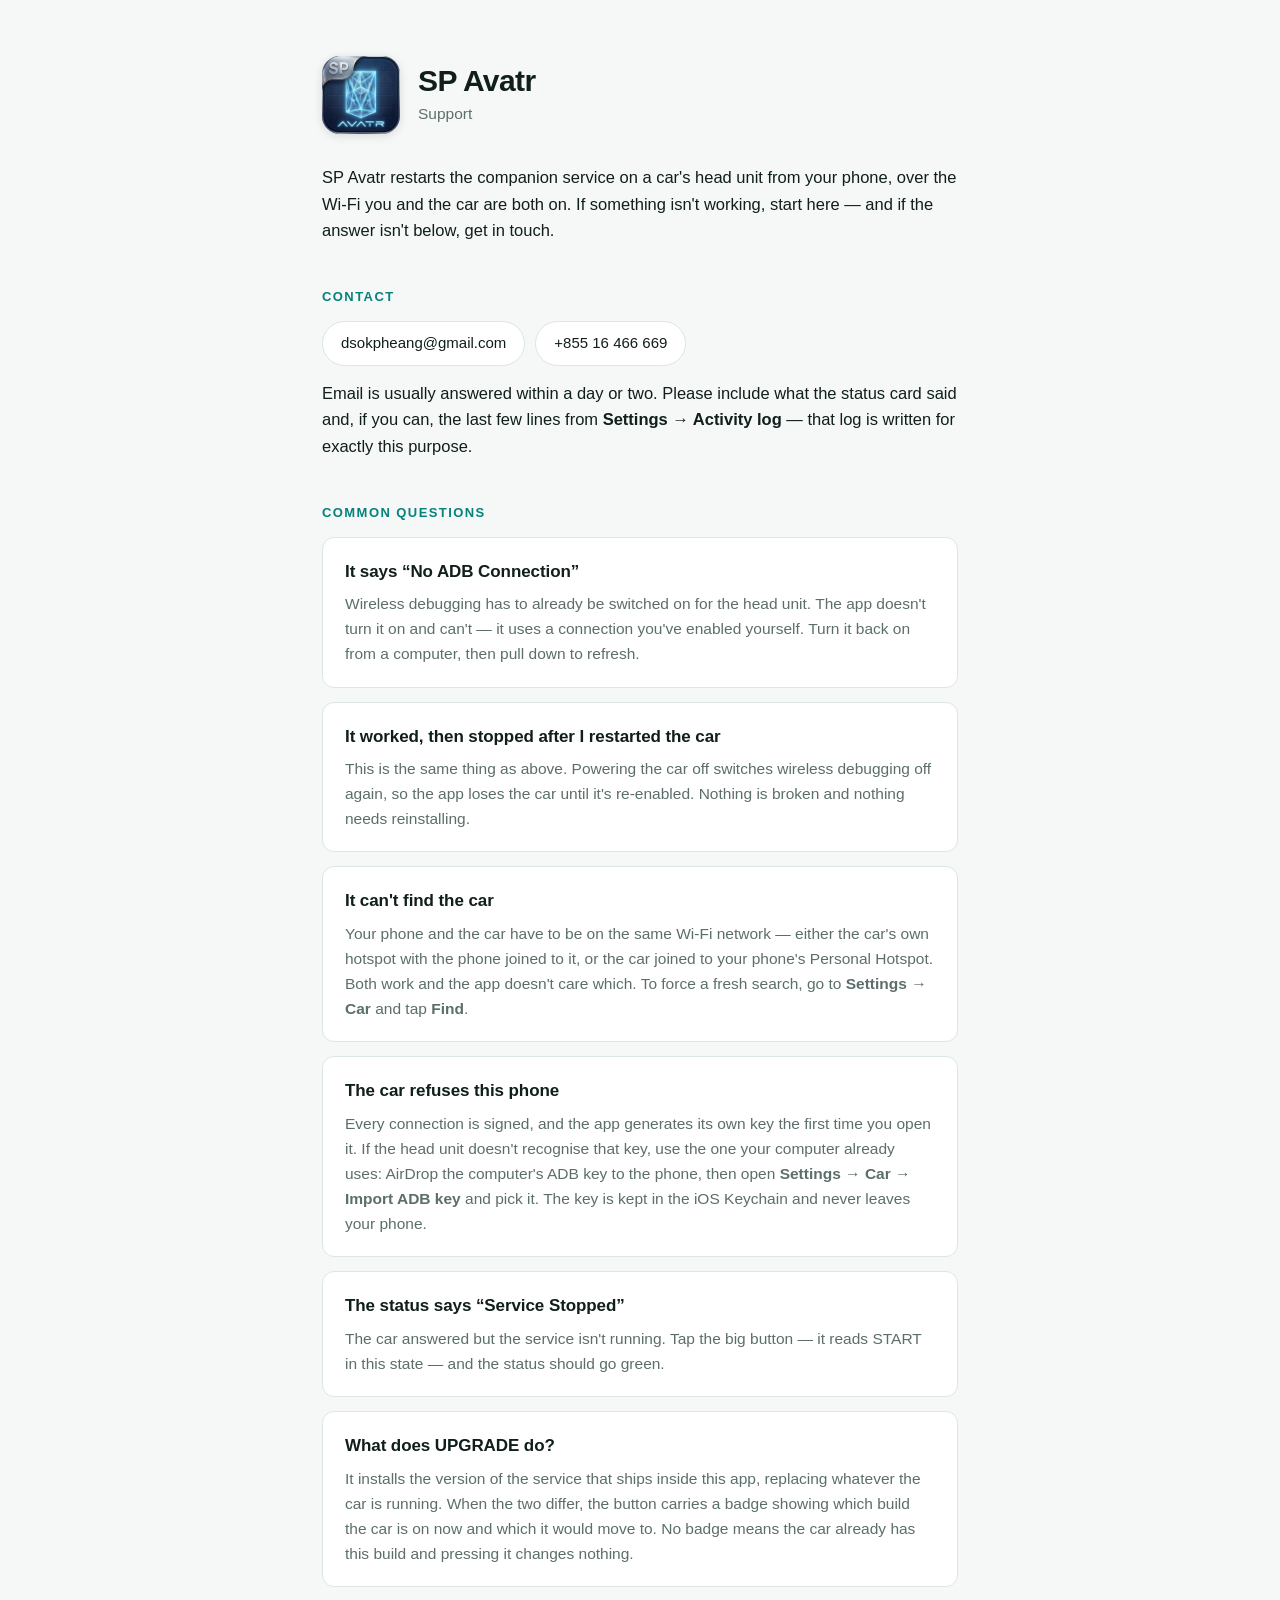
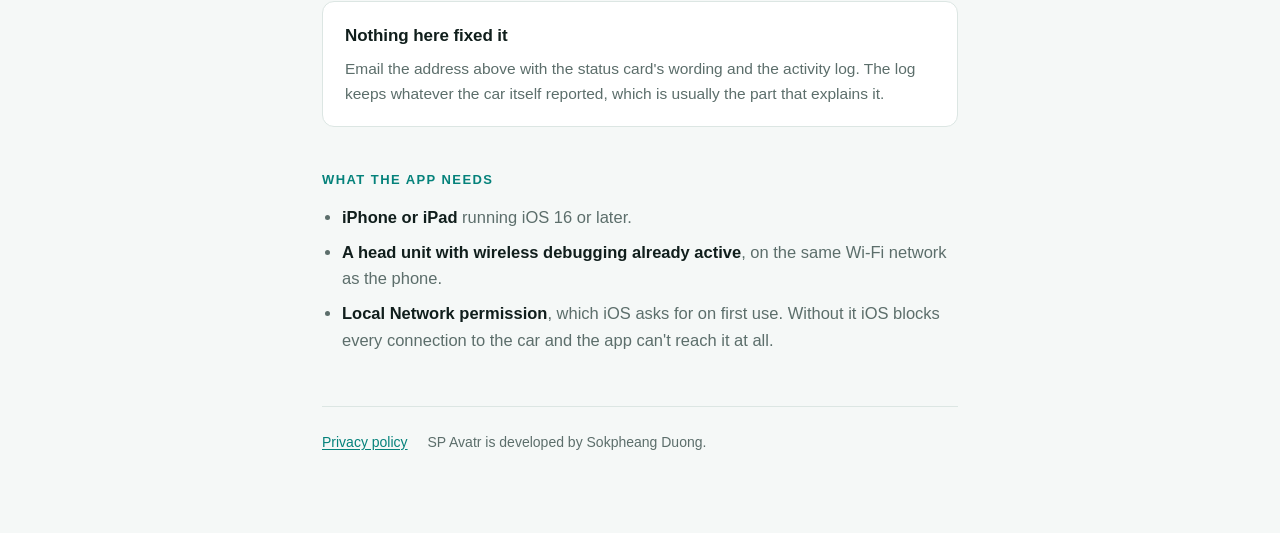
<file: index.html>
<!doctype html>
<html lang="en">
<head>
<meta charset="utf-8">
<meta name="viewport" content="width=device-width,initial-scale=1">
<title>SP Avatr — Support</title>
<meta name="description" content="Support and contact for SP Avatr, an iPhone companion app that restarts the service on a car head unit over Wi-Fi.">
<link rel="stylesheet" href="style.css">
</head>
<body>
<div class="wrap">

<header>
  <img src="icon.jpg" alt="SP Avatr app icon">
  <div>
    <h1>SP Avatr</h1>
    <p>Support</p>
  </div>
</header>

<p>SP Avatr restarts the companion service on a car's head unit from your phone, over the Wi-Fi you and the car are both on. If something isn't working, start here — and if the answer isn't below, get in touch.</p>

<h2>Contact</h2>
<div class="contact">
  <a href="mailto:dsokpheang@gmail.com">dsokpheang@gmail.com</a>
  <a href="tel:+85516466669">+855 16 466 669</a>
</div>
<p>Email is usually answered within a day or two. Please include what the status card said and, if you can, the last few lines from <strong>Settings → Activity log</strong> — that log is written for exactly this purpose.</p>

<h2>Common questions</h2>

<div class="card">
  <h3>It says “No ADB Connection”</h3>
  <p>Wireless debugging has to already be switched on for the head unit. The app doesn't turn it on and can't — it uses a connection you've enabled yourself. Turn it back on from a computer, then pull down to refresh.</p>
</div>

<div class="card">
  <h3>It worked, then stopped after I restarted the car</h3>
  <p>This is the same thing as above. Powering the car off switches wireless debugging off again, so the app loses the car until it's re-enabled. Nothing is broken and nothing needs reinstalling.</p>
</div>

<div class="card">
  <h3>It can't find the car</h3>
  <p>Your phone and the car have to be on the same Wi-Fi network — either the car's own hotspot with the phone joined to it, or the car joined to your phone's Personal Hotspot. Both work and the app doesn't care which. To force a fresh search, go to <strong>Settings → Car</strong> and tap <strong>Find</strong>.</p>
</div>

<div class="card">
  <h3>The car refuses this phone</h3>
  <p>Every connection is signed, and the app generates its own key the first time you open it. If the head unit doesn't recognise that key, use the one your computer already uses: AirDrop the computer's ADB key to the phone, then open <strong>Settings → Car → Import ADB key</strong> and pick it. The key is kept in the iOS Keychain and never leaves your phone.</p>
</div>

<div class="card">
  <h3>The status says “Service Stopped”</h3>
  <p>The car answered but the service isn't running. Tap the big button — it reads START in this state — and the status should go green.</p>
</div>

<div class="card">
  <h3>What does UPGRADE do?</h3>
  <p>It installs the version of the service that ships inside this app, replacing whatever the car is running. When the two differ, the button carries a badge showing which build the car is on now and which it would move to. No badge means the car already has this build and pressing it changes nothing.</p>
</div>

<div class="card">
  <h3>Nothing here fixed it</h3>
  <p>Email the address above with the status card's wording and the activity log. The log keeps whatever the car itself reported, which is usually the part that explains it.</p>
</div>

<h2>What the app needs</h2>
<ul>
  <li><strong>iPhone or iPad</strong> running iOS 16 or later.</li>
  <li><strong>A head unit with wireless debugging already active</strong>, on the same Wi-Fi network as the phone.</li>
  <li><strong>Local Network permission</strong>, which iOS asks for on first use. Without it iOS blocks every connection to the car and the app can't reach it at all.</li>
</ul>

<footer>
  <a href="privacy.html">Privacy policy</a>
  <span>SP Avatr is developed by Sokpheang Duong.</span>
</footer>

</div>
</body>
</html>
</file>
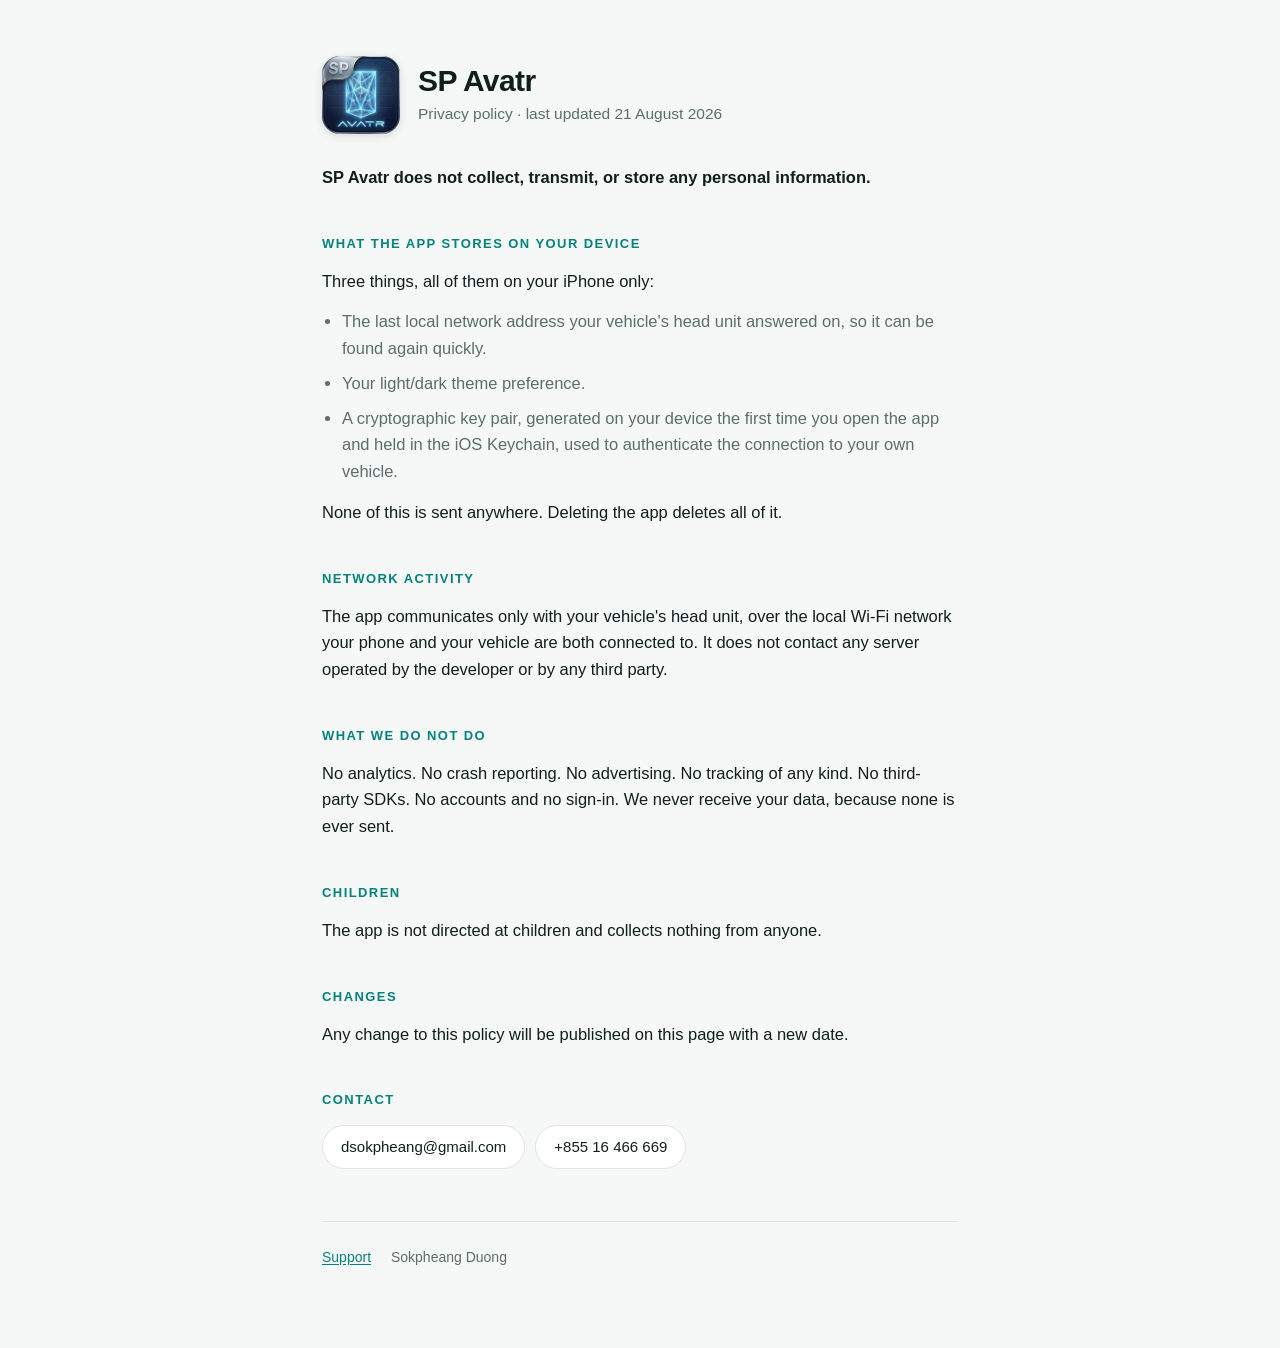
<file: privacy.html>
<!doctype html>
<html lang="en">
<head>
<meta charset="utf-8">
<meta name="viewport" content="width=device-width,initial-scale=1">
<title>SP Avatr — Privacy Policy</title>
<meta name="description" content="Privacy policy for SP Avatr. The app collects no personal information and contacts no server other than your own vehicle.">
<link rel="stylesheet" href="style.css">
</head>
<body>
<div class="wrap">

<header>
  <img src="icon.jpg" alt="SP Avatr app icon">
  <div>
    <h1>SP Avatr</h1>
    <p>Privacy policy · last updated 21 August 2026</p>
  </div>
</header>

<p><strong>SP Avatr does not collect, transmit, or store any personal information.</strong></p>

<h2>What the app stores on your device</h2>
<p>Three things, all of them on your iPhone only:</p>
<ul>
  <li>The last local network address your vehicle's head unit answered on, so it can be found again quickly.</li>
  <li>Your light/dark theme preference.</li>
  <li>A cryptographic key pair, generated on your device the first time you open the app and held in the iOS Keychain, used to authenticate the connection to your own vehicle.</li>
</ul>
<p>None of this is sent anywhere. Deleting the app deletes all of it.</p>

<h2>Network activity</h2>
<p>The app communicates only with your vehicle's head unit, over the local Wi-Fi network your phone and your vehicle are both connected to. It does not contact any server operated by the developer or by any third party.</p>

<h2>What we do not do</h2>
<p>No analytics. No crash reporting. No advertising. No tracking of any kind. No third-party SDKs. No accounts and no sign-in. We never receive your data, because none is ever sent.</p>

<h2>Children</h2>
<p>The app is not directed at children and collects nothing from anyone.</p>

<h2>Changes</h2>
<p>Any change to this policy will be published on this page with a new date.</p>

<h2>Contact</h2>
<div class="contact">
  <a href="mailto:dsokpheang@gmail.com">dsokpheang@gmail.com</a>
  <a href="tel:+85516466669">+855 16 466 669</a>
</div>

<footer>
  <a href="index.html">Support</a>
  <span>Sokpheang Duong</span>
</footer>

</div>
</body>
</html>
</file>
<file: style.css>
:root{
  --ground:#F5F8F7; --surface:#FFFFFF; --surface-2:#EDF3F1;
  --ink:#101E1C; --muted:#5C6E6B; --line:#DCE6E3;
  --accent:#05827B; --accent-soft:#DDF0ED;
}
@media (prefers-color-scheme: dark){
  :root{
    --ground:#0A1211; --surface:#131E1C; --surface-2:#182624;
    --ink:#E7F0EE; --muted:#93A8A4; --line:#233330;
    --accent:#3FD9CA; --accent-soft:#12312E;
  }
}
*{box-sizing:border-box}
body{
  margin:0; background:var(--ground); color:var(--ink);
  font:16.5px/1.62 -apple-system,BlinkMacSystemFont,"Segoe UI",Roboto,Helvetica,Arial,sans-serif;
  -webkit-font-smoothing:antialiased;
}
.wrap{max-width:680px;margin:0 auto;padding:0 22px 80px}
header{display:flex;gap:18px;align-items:center;padding:56px 0 30px}
header img{width:78px;height:78px;border-radius:18px;flex:0 0 auto;box-shadow:0 2px 10px rgba(0,0,0,.12)}
header h1{font-size:30px;letter-spacing:-.02em;margin:0 0 2px;line-height:1.15}
header p{margin:0;color:var(--muted);font-size:15.5px}
h2{font-size:13px;font-weight:700;letter-spacing:.11em;text-transform:uppercase;
   color:var(--accent);margin:42px 0 14px}
h3{font-size:17px;font-weight:600;letter-spacing:-.005em;margin:0 0 6px}
p{margin:0 0 14px;text-wrap:pretty}
a{color:var(--accent);text-underline-offset:2px}
.card{background:var(--surface);border:1px solid var(--line);border-radius:12px;
      padding:20px 22px;margin:0 0 14px}
.card p:last-child{margin-bottom:0}
.card p{color:var(--muted);font-size:15.5px}
.contact{display:flex;flex-wrap:wrap;gap:10px;margin:0 0 14px}
.contact a{
  display:inline-flex;align-items:center;gap:8px;text-decoration:none;
  background:var(--surface);border:1px solid var(--line);border-radius:99px;
  padding:9px 18px;color:var(--ink);font-size:15px;font-weight:500;
  transition:border-color .15s,background .15s
}
.contact a:hover{border-color:var(--accent);background:var(--accent-soft)}
.contact a span{color:var(--muted);font-weight:400}
ul{padding-left:20px;margin:0 0 14px}
li{margin-bottom:8px;color:var(--muted)}
li strong{color:var(--ink);font-weight:600}
pre{
  background:var(--surface-2);border:1px solid var(--line);border-radius:10px;
  padding:16px;overflow-x:auto;font-size:13.5px;line-height:1.6;
  font-family:ui-monospace,SFMono-Regular,Menlo,monospace;white-space:pre-wrap
}
footer{margin-top:52px;padding-top:24px;border-top:1px solid var(--line);
       color:var(--muted);font-size:14px}
footer a{margin-right:16px}
a:focus-visible{outline:2px solid var(--accent);outline-offset:3px;border-radius:4px}
</file>
